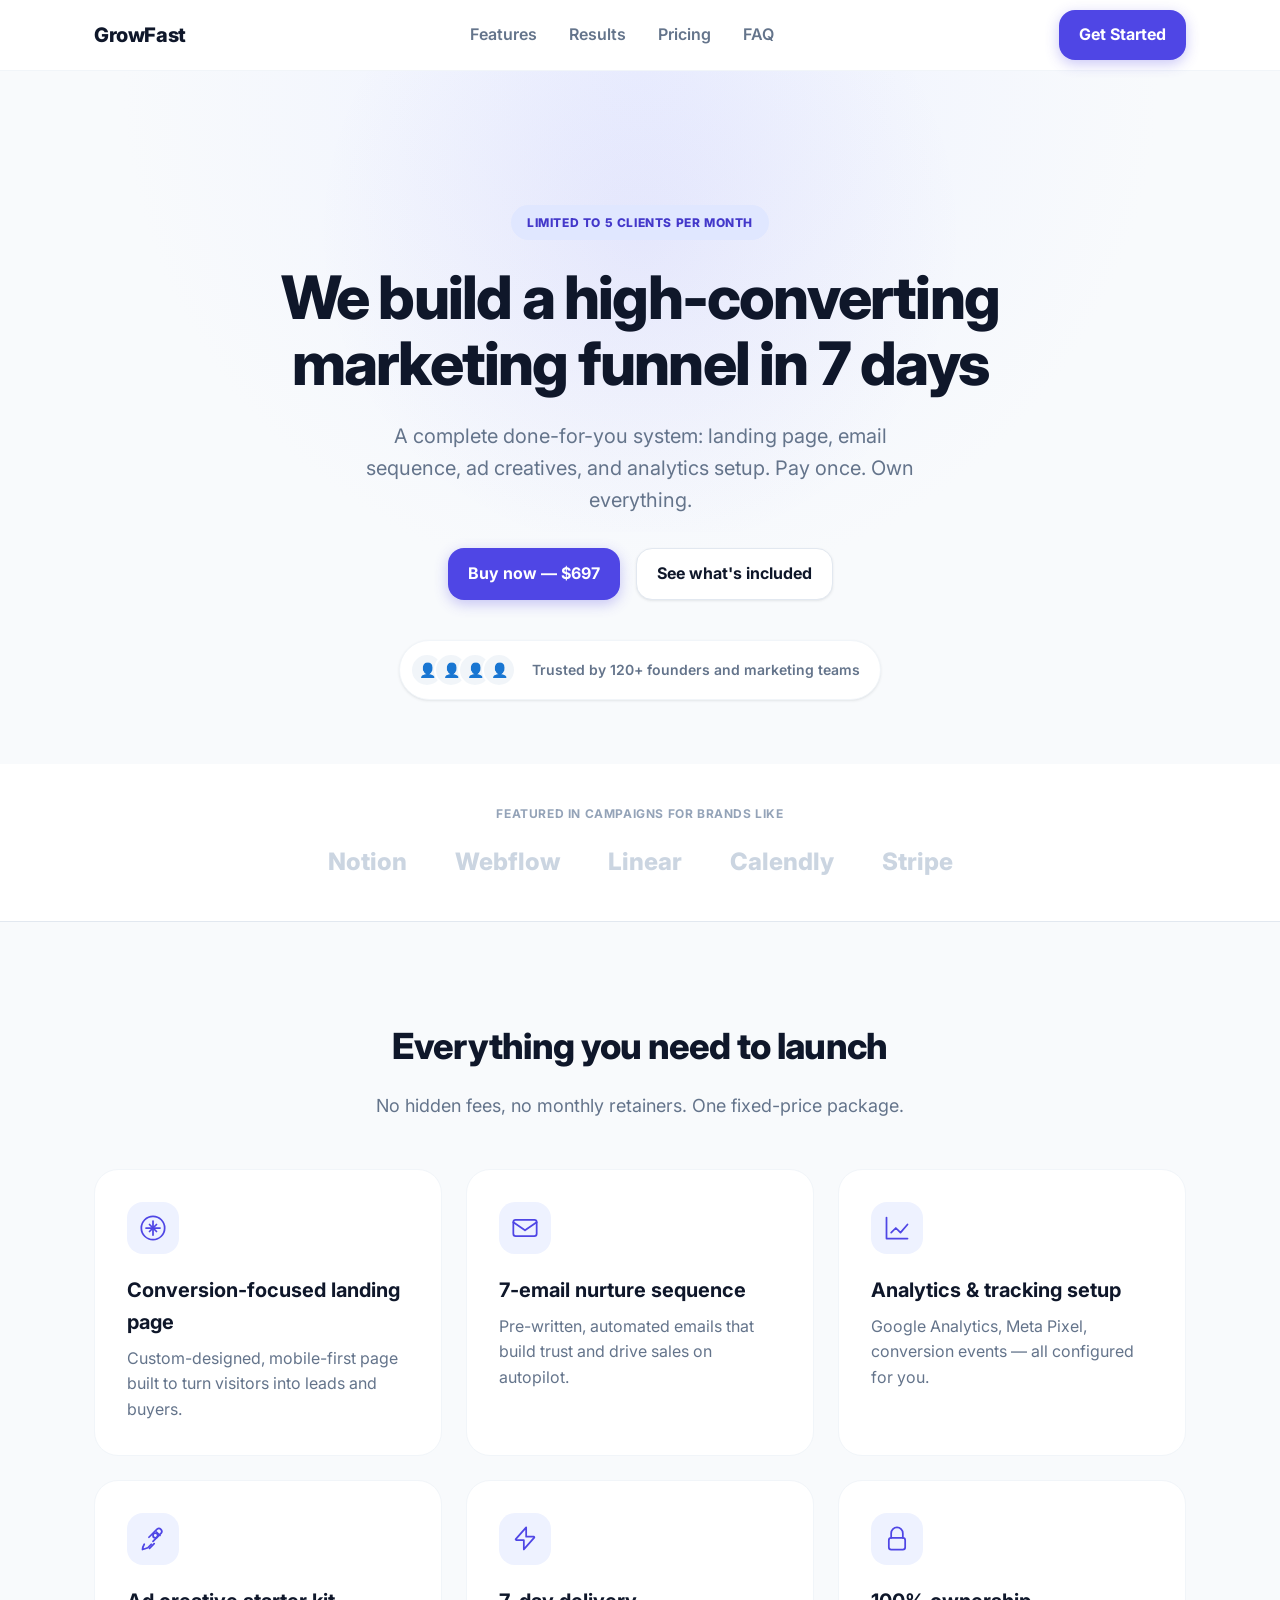
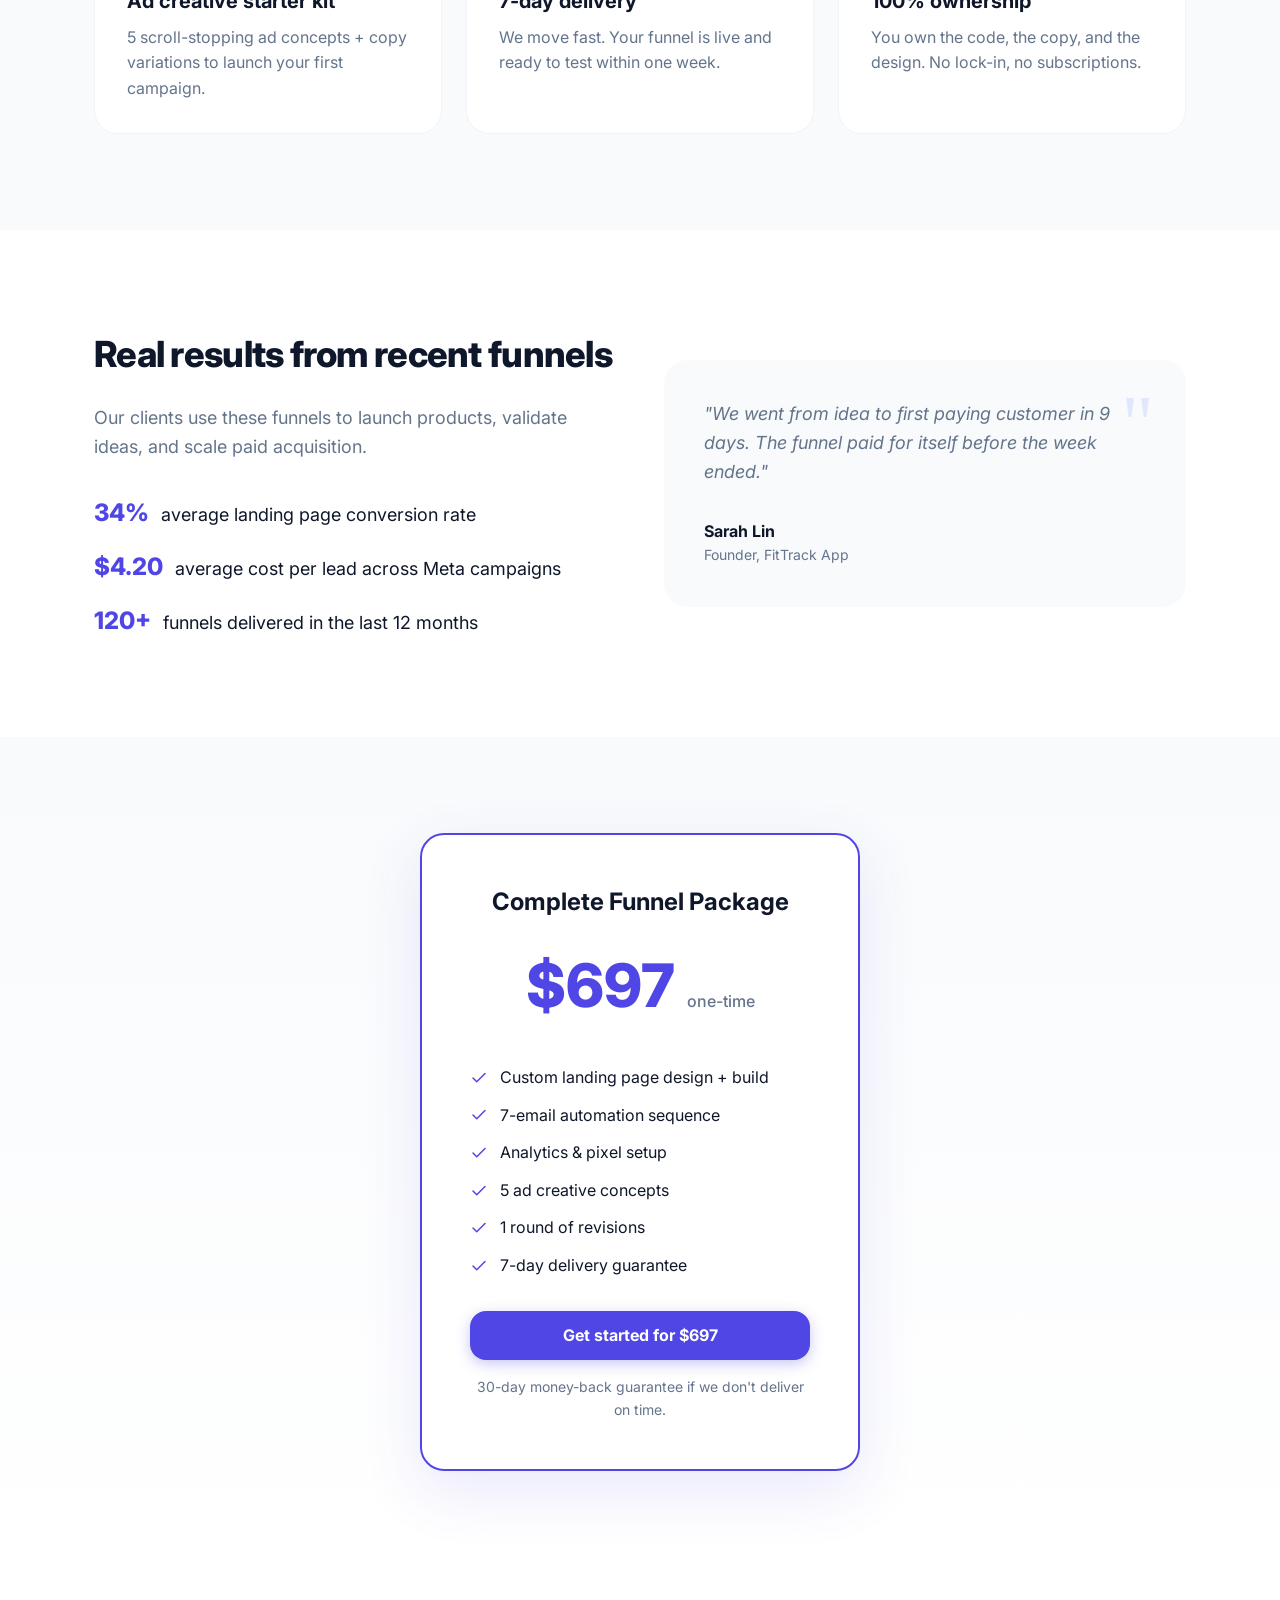
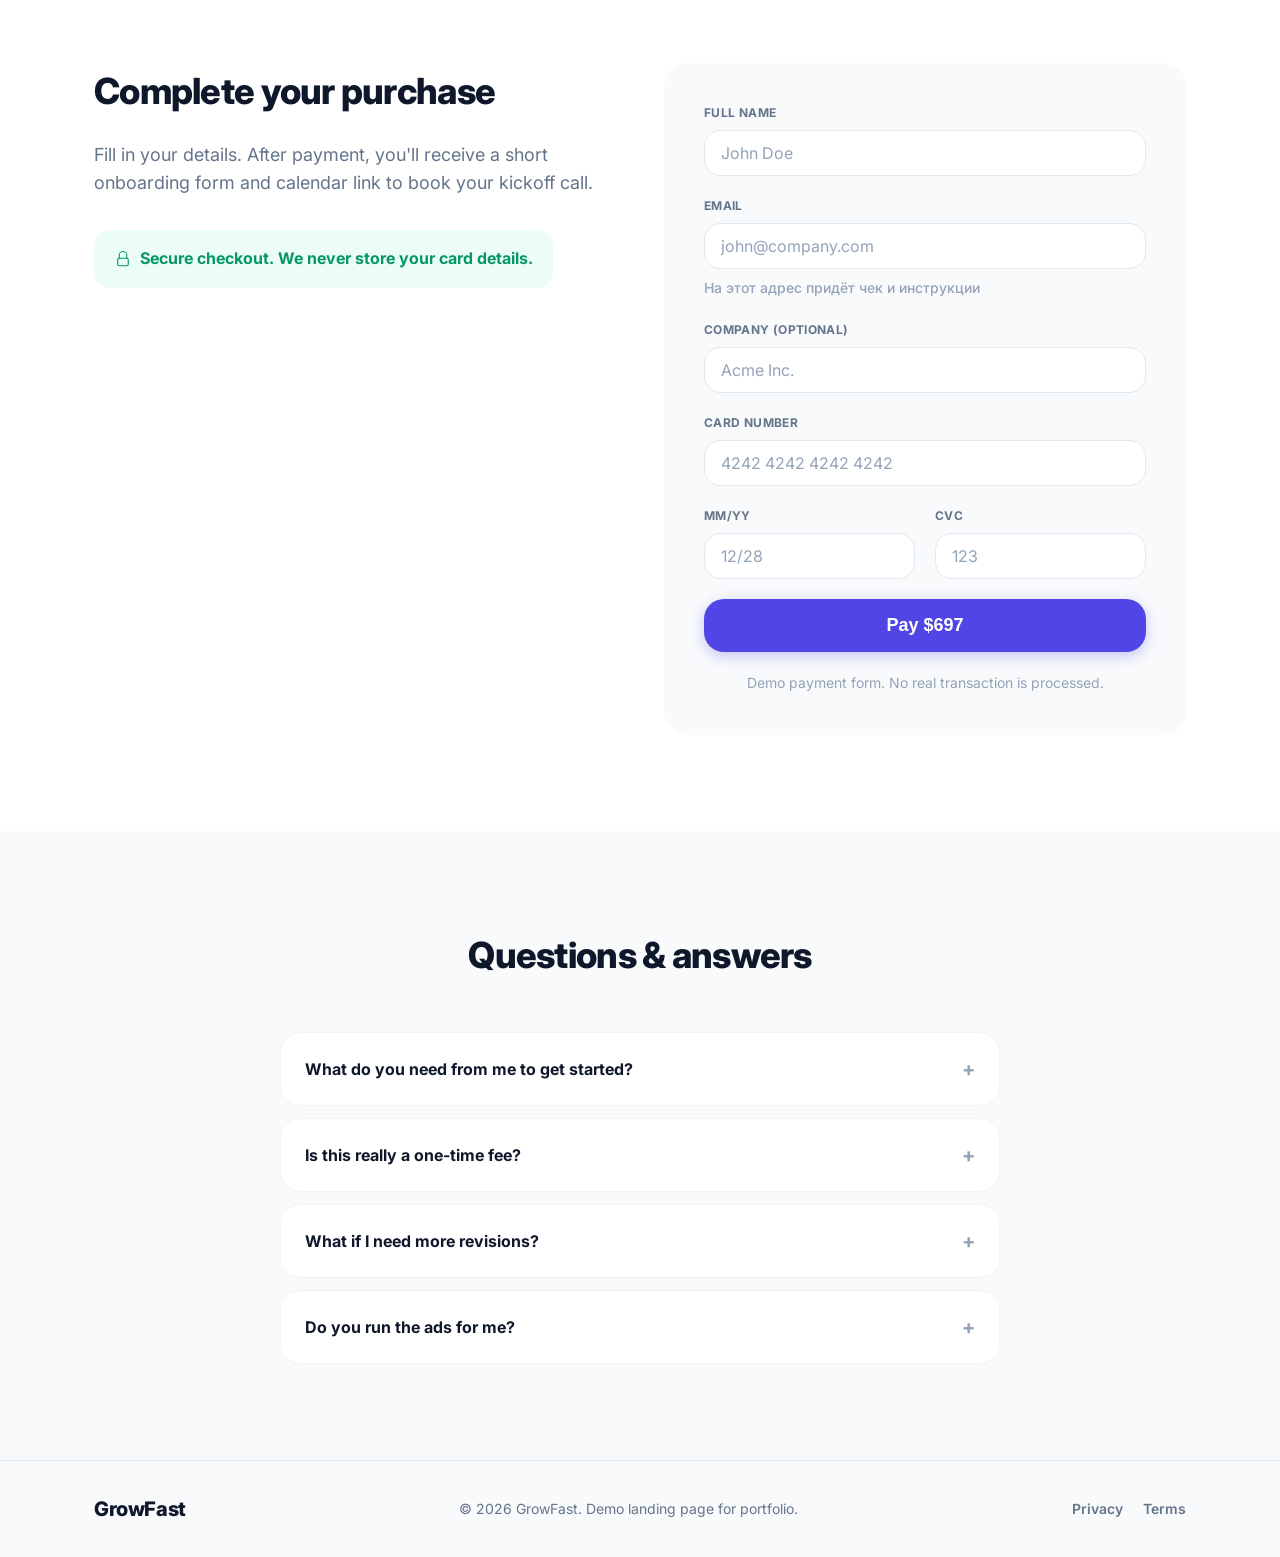
<file: index.html>
<!DOCTYPE html>
<html lang="en">
<head>
  <meta charset="UTF-8">
  <meta name="viewport" content="width=device-width, initial-scale=1.0">
  <title>GrowFast — Done-for-You Marketing Funnel | $697</title>
  <link rel="preconnect" href="https://fonts.googleapis.com">
  <link rel="preconnect" href="https://fonts.gstatic.com" crossorigin>
  <link href="https://fonts.googleapis.com/css2?family=Inter:wght@400;500;600;700;800&display=swap" rel="stylesheet">
  <link rel="stylesheet" href="styles.css">
</head>
<body>
  <svg xmlns="http://www.w3.org/2000/svg" style="display:none;">
    <symbol id="icon-palette" viewBox="0 0 24 24" fill="none" stroke="currentColor" stroke-width="1.5" stroke-linecap="round" stroke-linejoin="round"><circle cx="12" cy="12" r="10"/><path d="M12 6v12"/><path d="M6 12h12"/><path d="M9 9l6 6"/><path d="M15 9l-6 6"/></symbol>
    <symbol id="icon-mail" viewBox="0 0 24 24" fill="none" stroke="currentColor" stroke-width="1.5" stroke-linecap="round" stroke-linejoin="round"><rect x="2" y="5" width="20" height="14" rx="2"/><path d="M2 7l10 7 10-7"/></symbol>
    <symbol id="icon-chart" viewBox="0 0 24 24" fill="none" stroke="currentColor" stroke-width="1.5" stroke-linecap="round" stroke-linejoin="round"><path d="M3 3v18h18"/><path d="M7 16l4-4 4 4 6-7"/></symbol>
    <symbol id="icon-rocket" viewBox="0 0 24 24" fill="none" stroke="currentColor" stroke-width="1.5" stroke-linecap="round" stroke-linejoin="round"><path d="M4.5 16.5c-1.5 2.5-1.5 4.5-1.5 4.5s2-.5 4.5-1.5l3-3"/><path d="M12 14l7-7a2.5 2.5 0 0 0-3.5-3.5L8.5 10.5"/><path d="M15 6l3 3"/><path d="M13 16l-4 4"/><circle cx="14" cy="9" r="2"/></symbol>
    <symbol id="icon-bolt" viewBox="0 0 24 24" fill="none" stroke="currentColor" stroke-width="1.5" stroke-linecap="round" stroke-linejoin="round"><path d="M13 2L4.09 12.11a.5.5 0 0 0 .38.81H11v8l8.91-10.11a.5.5 0 0 0-.38-.81H13z"/></symbol>
    <symbol id="icon-lock" viewBox="0 0 24 24" fill="none" stroke="currentColor" stroke-width="1.5" stroke-linecap="round" stroke-linejoin="round"><rect x="5" y="11" width="14" height="10" rx="2"/><path d="M7 11V7a5 5 0 0 1 10 0v4"/></symbol>
    <symbol id="icon-check" viewBox="0 0 24 24" fill="none" stroke="currentColor" stroke-width="2" stroke-linecap="round" stroke-linejoin="round"><polyline points="20 6 9 17 4 12"/></symbol>
  </svg>
  <header class="header">
    <div class="container header-inner">
      <a href="#" class="logo">GrowFast</a>
      <nav class="nav">
        <a href="#features">Features</a>
        <a href="#results">Results</a>
        <a href="#pricing">Pricing</a>
        <a href="#faq">FAQ</a>
      </nav>
      <a href="#checkout" class="btn btn-primary">Get Started</a>
    </div>
  </header>

  <section class="hero">
    <div class="container hero-inner">
      <span class="badge reveal">Limited to 5 clients per month</span>
      <h1 class="reveal" style="transition-delay: 60px;">We build a high-converting marketing funnel in 7 days</h1>
      <p class="hero-sub">A complete done-for-you system: landing page, email sequence, ad creatives, and analytics setup. Pay once. Own everything.</p>
      <div class="hero-actions reveal" style="transition-delay: 120ms;">
        <a href="#checkout" class="btn btn-primary btn-lg">Buy now — $697</a>
        <a href="#features" class="btn btn-secondary btn-lg">See what's included</a>
      </div>
      <div class="hero-trust reveal" style="transition-delay: 180ms;">
        <div class="avatars">
          <span>👤</span><span>👤</span><span>👤</span><span>👤</span>
        </div>
        <p>Trusted by 120+ founders and marketing teams</p>
      </div>
    </div>
  </section>

  <section class="logos">
    <div class="container">
      <p>Featured in campaigns for brands like</p>
      <div class="logos-list">
        <span>Notion</span><span>Webflow</span><span>Linear</span><span>Calendly</span><span>Stripe</span>
      </div>
    </div>
  </section>

  <section class="features" id="features">
    <div class="container">
      <div class="section-header reveal">
        <h2>Everything you need to launch</h2>
        <p>No hidden fees, no monthly retainers. One fixed-price package.</p>
      </div>
      <div class="features-grid stagger-children">
        <div class="feature-card">
          <div class="feature-icon"><svg aria-hidden="true"><use href="#icon-palette"></use></svg></div>
          <h3>Conversion-focused landing page</h3>
          <p>Custom-designed, mobile-first page built to turn visitors into leads and buyers.</p>
        </div>
        <div class="feature-card">
          <div class="feature-icon"><svg aria-hidden="true"><use href="#icon-mail"></use></svg></div>
          <h3>7-email nurture sequence</h3>
          <p>Pre-written, automated emails that build trust and drive sales on autopilot.</p>
        </div>
        <div class="feature-card">
          <div class="feature-icon"><svg aria-hidden="true"><use href="#icon-chart"></use></svg></div>
          <h3>Analytics & tracking setup</h3>
          <p>Google Analytics, Meta Pixel, conversion events — all configured for you.</p>
        </div>
        <div class="feature-card">
          <div class="feature-icon"><svg aria-hidden="true"><use href="#icon-rocket"></use></svg></div>
          <h3>Ad creative starter kit</h3>
          <p>5 scroll-stopping ad concepts + copy variations to launch your first campaign.</p>
        </div>
        <div class="feature-card">
          <div class="feature-icon"><svg aria-hidden="true"><use href="#icon-bolt"></use></svg></div>
          <h3>7-day delivery</h3>
          <p>We move fast. Your funnel is live and ready to test within one week.</p>
        </div>
        <div class="feature-card">
          <div class="feature-icon"><svg aria-hidden="true"><use href="#icon-lock"></use></svg></div>
          <h3>100% ownership</h3>
          <p>You own the code, the copy, and the design. No lock-in, no subscriptions.</p>
        </div>
      </div>
    </div>
  </section>

  <section class="results" id="results">
    <div class="container results-grid">
      <div class="results-content reveal">
        <h2>Real results from recent funnels</h2>
        <p>Our clients use these funnels to launch products, validate ideas, and scale paid acquisition.</p>
        <ul>
          <li><strong>34%</strong> average landing page conversion rate</li>
          <li><strong>$4.20</strong> average cost per lead across Meta campaigns</li>
          <li><strong>120+</strong> funnels delivered in the last 12 months</li>
        </ul>
      </div>
      <div class="results-card reveal" style="transition-delay: 120ms;">
        <p class="quote">"We went from idea to first paying customer in 9 days. The funnel paid for itself before the week ended."</p>
        <div class="author">
          <strong>Sarah Lin</strong>
          <span>Founder, FitTrack App</span>
        </div>
      </div>
    </div>
  </section>

  <section class="pricing" id="pricing">
    <div class="container">
      <div class="pricing-card reveal">
        <h2>Complete Funnel Package</h2>
        <div class="price">$697 <span>one-time</span></div>
        <ul class="pricing-list">
          <li><svg class="icon-check" aria-hidden="true"><use href="#icon-check"></use></svg> Custom landing page design + build</li>
          <li><svg class="icon-check" aria-hidden="true"><use href="#icon-check"></use></svg> 7-email automation sequence</li>
          <li><svg class="icon-check" aria-hidden="true"><use href="#icon-check"></use></svg> Analytics & pixel setup</li>
          <li><svg class="icon-check" aria-hidden="true"><use href="#icon-check"></use></svg> 5 ad creative concepts</li>
          <li><svg class="icon-check" aria-hidden="true"><use href="#icon-check"></use></svg> 1 round of revisions</li>
          <li><svg class="icon-check" aria-hidden="true"><use href="#icon-check"></use></svg> 7-day delivery guarantee</li>
        </ul>
        <a href="#checkout" class="btn btn-primary btn-lg btn-full">Get started for $697</a>
        <p class="guarantee">30-day money-back guarantee if we don't deliver on time.</p>
      </div>
    </div>
  </section>

  <section class="checkout" id="checkout">
    <div class="container checkout-grid">
      <div class="checkout-info reveal">
        <h2>Complete your purchase</h2>
        <p>Fill in your details. After payment, you'll receive a short onboarding form and calendar link to book your kickoff call.</p>
        <div class="secure-note"><svg class="icon-lock-small" aria-hidden="true"><use href="#icon-lock"></use></svg> Secure checkout. We never store your card details.</div>
      </div>
      <form class="checkout-form reveal" id="checkoutForm" style="transition-delay: 120ms;">
        <div class="field">
          <label for="name">Full name</label>
          <input class="input" id="name" type="text" name="name" placeholder="John Doe" required>
        </div>
        <div class="field">
          <label for="email">Email</label>
          <input class="input" id="email" type="email" name="email" placeholder="john@company.com" required>
          <span class="field-hint">На этот адрес придёт чек и инструкции</span>
        </div>
        <div class="field">
          <label for="company">Company (optional)</label>
          <input class="input" id="company" type="text" name="company" placeholder="Acme Inc.">
        </div>
        <div class="card-row">
          <div class="field">
            <label for="card">Card number</label>
            <input class="input" id="card" type="text" name="card" placeholder="4242 4242 4242 4242" maxlength="19" required>
          </div>
          <div class="card-meta">
            <div class="field">
              <label for="expiry">MM/YY</label>
              <input class="input" id="expiry" type="text" name="expiry" placeholder="12/28" maxlength="5" required>
            </div>
            <div class="field">
              <label for="cvc">CVC</label>
              <input class="input" id="cvc" type="text" name="cvc" placeholder="123" maxlength="4" required>
            </div>
          </div>
        </div>
        <button type="submit" class="btn btn-primary btn-lg btn-full">Pay $697</button>
        <p class="form-note">Demo payment form. No real transaction is processed.</p>
      </form>
    </div>
  </section>

  <section class="faq" id="faq">
    <div class="container">
      <div class="section-header reveal">
        <h2>Questions & answers</h2>
      </div>
      <div class="faq-list stagger-children">
        <details>
          <summary>What do you need from me to get started?</summary>
          <p>Just your product/service details, target audience, and any brand assets. We handle the rest.</p>
        </details>
        <details>
          <summary>Is this really a one-time fee?</summary>
          <p>Yes. $697 once. No monthly charges, no hidden costs. You own the final files.</p>
        </details>
        <details>
          <summary>What if I need more revisions?</summary>
          <p>The package includes one round. Additional revisions are available at $150/hour.</p>
        </details>
        <details>
          <summary>Do you run the ads for me?</summary>
          <p>Ad setup and creatives are included, but media buying is not. We can refer trusted partners if needed.</p>
        </details>
      </div>
    </div>
  </section>

  <footer class="footer">
    <div class="container footer-inner">
      <a href="#" class="logo">GrowFast</a>
      <p>© 2026 GrowFast. Demo landing page for portfolio.</p>
      <div class="footer-links">
        <a href="#">Privacy</a>
        <a href="#">Terms</a>
      </div>
    </div>
  </footer>

  <div class="modal" id="successModal">
    <div class="modal-content">
      <h3>🎉 Order received!</h3>
      <p>Thank you for your purchase. Check your email for next steps. (Demo — no payment processed.)</p>
      <button class="btn btn-primary" id="closeModal">Got it</button>
    </div>
  </div>

  <script src="app.js"></script>
</body>
</html>
</file>
<file: styles.css>
@import url('https://fonts.googleapis.com/css2?family=Inter:wght@400;500;600;700;800&display=swap');

:root {
  /* Primitive colors */
  --dp-white: #ffffff;
  --dp-black: #0f172a;

  --dp-slate-50: #f8fafc;
  --dp-slate-100: #f1f5f9;
  --dp-slate-200: #e2e8f0;
  --dp-slate-300: #cbd5e1;
  --dp-slate-400: #94a3b8;
  --dp-slate-500: #64748b;
  --dp-slate-600: #475569;
  --dp-slate-700: #334155;
  --dp-slate-800: #1e293b;
  --dp-slate-900: #0f172a;

  --dp-indigo-50: #eef2ff;
  --dp-indigo-100: #e0e7ff;
  --dp-indigo-500: #6366f1;
  --dp-indigo-600: #4f46e5;
  --dp-indigo-700: #4338ca;
  --dp-indigo-800: #3730a3;
  --dp-indigo-900: #312e81;

  --dp-emerald-50: #ecfdf5;
  --dp-emerald-500: #10b981;
  --dp-emerald-600: #059669;

  --dp-amber-50: #fffbeb;
  --dp-amber-500: #f59e0b;

  --dp-rose-50: #fff1f2;
  --dp-rose-500: #f43f5e;
  --dp-rose-600: #e11d48;

  /* Theme */
  --grow-primary: #4f46e5;
  --grow-primary-hover: #4338ca;
  --grow-primary-active: #3730a3;
  --grow-primary-subtle: #eef2ff;

  /* Semantic */
  --color-text: var(--dp-slate-900);
  --color-text-secondary: var(--dp-slate-500);
  --color-text-muted: var(--dp-slate-400);
  --color-text-inverse: var(--dp-white);

  --color-bg: var(--dp-slate-50);
  --color-bg-elevated: var(--dp-white);
  --color-bg-soft: var(--dp-slate-100);

  --color-border: var(--dp-slate-200);
  --color-border-subtle: var(--dp-slate-100);

  /* Typography */
  --font-sans: 'Inter', -apple-system, BlinkMacSystemFont, 'Segoe UI', Roboto, sans-serif;

  --text-xs: 0.75rem;
  --text-sm: 0.875rem;
  --text-base: 1rem;
  --text-lg: 1.125rem;
  --text-xl: 1.25rem;
  --text-2xl: 1.5rem;
  --text-3xl: 1.875rem;
  --text-4xl: 2.25rem;
  --text-5xl: 3rem;
  --text-6xl: 3.75rem;

  --weight-normal: 400;
  --weight-medium: 500;
  --weight-semibold: 600;
  --weight-bold: 700;
  --weight-extrabold: 800;

  --leading-tight: 1.1;
  --leading-normal: 1.6;
  --leading-relaxed: 1.75;

  /* Spacing */
  --space-1: 0.25rem;
  --space-2: 0.5rem;
  --space-3: 0.75rem;
  --space-4: 1rem;
  --space-5: 1.25rem;
  --space-6: 1.5rem;
  --space-8: 2rem;
  --space-10: 2.5rem;
  --space-12: 3rem;
  --space-16: 4rem;
  --space-20: 5rem;
  --space-24: 6rem;

  /* Radius */
  --radius-sm: 0.375rem;
  --radius-md: 0.5rem;
  --radius-lg: 0.75rem;
  --radius-xl: 1rem;
  --radius-2xl: 1.25rem;
  --radius-3xl: 1.5rem;
  --radius-full: 9999px;

  /* Shadows */
  --shadow-xs: 0 1px 2px 0 rgba(15, 23, 42, 0.04);
  --shadow-sm: 0 1px 3px 0 rgba(15, 23, 42, 0.08), 0 1px 2px -1px rgba(15, 23, 42, 0.06);
  --shadow-md: 0 4px 6px -1px rgba(15, 23, 42, 0.08), 0 2px 4px -2px rgba(15, 23, 42, 0.05);
  --shadow-lg: 0 10px 15px -3px rgba(15, 23, 42, 0.08), 0 4px 6px -4px rgba(15, 23, 42, 0.05);
  --shadow-xl: 0 20px 25px -5px rgba(15, 23, 42, 0.08), 0 8px 10px -6px rgba(15, 23, 42, 0.05);
  --shadow-2xl: 0 25px 50px -12px rgba(15, 23, 42, 0.18);

  --transition-fast: 150ms cubic-bezier(0.4, 0, 0.2, 1);
  --transition-base: 250ms cubic-bezier(0.4, 0, 0.2, 1);

  --container-max: 1140px;
  --header-height: 70px;
}

* {
  box-sizing: border-box;
  margin: 0;
  padding: 0;
}

html {
  scroll-behavior: smooth;
}

body {
  font-family: var(--font-sans);
  background: var(--color-bg);
  color: var(--color-text);
  line-height: var(--leading-normal);
  -webkit-font-smoothing: antialiased;
}

.container {
  width: 100%;
  max-width: var(--container-max);
  margin: 0 auto;
  padding: 0 var(--space-6);
}

/* Buttons */
.btn,
a.btn {
  display: inline-flex;
  align-items: center;
  justify-content: center;
  gap: var(--space-2);
  padding: var(--space-3) var(--space-5);
  border-radius: var(--radius-xl);
  font-weight: var(--weight-bold);
  font-size: var(--text-base);
  text-decoration: none;
  border: none;
  cursor: pointer;
  transition: transform var(--transition-fast), box-shadow var(--transition-fast), background var(--transition-fast);
}

.btn:hover {
  transform: translateY(-2px);
}

.btn-primary,
a.btn-primary,
.btn-primary:visited,
a.btn-primary:visited {
  background: var(--grow-primary);
  color: var(--color-text-inverse);
  box-shadow: 0 4px 14px rgba(79, 70, 229, 0.3);
}

.btn-primary:hover,
a.btn-primary:hover {
  background: var(--grow-primary-hover);
  color: var(--color-text-inverse);
  box-shadow: 0 6px 20px rgba(79, 70, 229, 0.4);
}

.btn-primary:active {
  background: var(--grow-primary-active);
}

.btn-secondary,
a.btn-secondary,
.btn-secondary:visited,
a.btn-secondary:visited {
  background: var(--dp-white);
  color: var(--color-text);
  border: 1px solid var(--color-border);
  box-shadow: var(--shadow-sm);
}

.btn-secondary:hover,
a.btn-secondary:hover {
  background: var(--color-bg);
  box-shadow: var(--shadow-md);
}

.btn-lg {
  padding: var(--space-4) var(--space-8);
  font-size: var(--text-lg);
  border-radius: var(--radius-2xl);
}

.btn-full {
  width: 100%;
}

/* Header */
.header {
  position: sticky;
  top: 0;
  z-index: 100;
  background: rgba(255, 255, 255, 0.92);
  backdrop-filter: blur(12px);
  border-bottom: 1px solid var(--color-border-subtle);
}

.header-inner {
  display: flex;
  align-items: center;
  justify-content: space-between;
  height: var(--header-height);
}

.logo {
  font-weight: var(--weight-extrabold);
  font-size: var(--text-xl);
  color: var(--color-text);
  text-decoration: none;
  letter-spacing: -0.02em;
}

.nav {
  display: flex;
  gap: var(--space-8);
}

.mobile-menu-btn {
  display: none;
  background: none;
  border: none;
  font-size: var(--text-2xl);
  cursor: pointer;
  color: var(--color-text);
  padding: var(--space-2);
}

.nav a {
  color: var(--color-text-secondary);
  text-decoration: none;
  font-weight: var(--weight-semibold);
  font-size: var(--text-base);
  transition: color var(--transition-fast);
}

.nav a:hover {
  color: var(--color-text);
}

/* Hero */
.hero {
  position: relative;
  padding: calc(var(--header-height) + var(--space-16)) 0 var(--space-16);
  text-align: center;
  background: radial-gradient(circle at 50% 0%, var(--grow-primary-subtle) 0%, var(--color-bg) 55%);
  overflow: hidden;
}

section[id] {
  scroll-margin-top: calc(var(--header-height) + var(--space-6));
}

.hero::before {
  content: '';
  position: absolute;
  top: -20%;
  left: 50%;
  transform: translateX(-50%);
  width: 900px;
  height: 600px;
  background: radial-gradient(circle, rgba(79, 70, 229, 0.08) 0%, transparent 60%);
  pointer-events: none;
}

.hero-inner {
  position: relative;
  z-index: 1;
}

.badge {
  display: inline-flex;
  align-items: center;
  gap: var(--space-2);
  padding: var(--space-2) var(--space-4);
  background: var(--dp-indigo-100);
  color: var(--dp-indigo-700);
  border-radius: var(--radius-full);
  font-size: var(--text-xs);
  font-weight: var(--weight-extrabold);
  text-transform: uppercase;
  letter-spacing: 0.05em;
  margin-bottom: var(--space-6);
}

.hero h1 {
  font-size: var(--text-6xl);
  font-weight: var(--weight-extrabold);
  line-height: var(--leading-tight);
  letter-spacing: -0.03em;
  max-width: 820px;
  margin: 0 auto var(--space-6);
}

.hero-sub {
  color: var(--color-text-secondary);
  font-size: var(--text-xl);
  max-width: 560px;
  margin: 0 auto var(--space-8);
}

.hero-actions {
  display: flex;
  justify-content: center;
  gap: var(--space-4);
  margin-bottom: var(--space-10);
  flex-wrap: wrap;
}

.hero-trust {
  display: inline-flex;
  align-items: center;
  gap: var(--space-4);
  background: var(--dp-white);
  border: 1px solid var(--color-border-subtle);
  border-radius: var(--radius-full);
  padding: var(--space-3) var(--space-5);
  box-shadow: var(--shadow-sm);
}

.avatars {
  display: flex;
}

.avatars span {
  display: inline-flex;
  width: 34px;
  height: 34px;
  background: var(--color-bg-soft);
  border-radius: var(--radius-full);
  align-items: center;
  justify-content: center;
  margin-left: -10px;
  border: 2px solid var(--dp-white);
  font-size: var(--text-sm);
}

.hero-trust p {
  color: var(--color-text-secondary);
  font-size: var(--text-sm);
  font-weight: var(--weight-semibold);
}

/* Logos */
.logos {
  padding: var(--space-10) 0;
  border-bottom: 1px solid var(--color-border);
  text-align: center;
  background: var(--dp-white);
}

.logos p {
  color: var(--color-text-muted);
  font-size: var(--text-xs);
  font-weight: var(--weight-bold);
  text-transform: uppercase;
  letter-spacing: 0.05em;
  margin-bottom: var(--space-5);
}

.logos-list {
  display: flex;
  justify-content: center;
  gap: var(--space-12);
  flex-wrap: wrap;
  font-weight: var(--weight-extrabold);
  font-size: var(--text-2xl);
  color: var(--dp-slate-300);
}

/* Sections */
section {
  padding: var(--space-24) 0;
}

.section-header {
  text-align: center;
  max-width: 560px;
  margin: 0 auto var(--space-12);
}

.section-header h2 {
  font-size: var(--text-4xl);
  font-weight: var(--weight-extrabold);
  letter-spacing: -0.02em;
  margin-bottom: var(--space-4);
}

.section-header p {
  color: var(--color-text-secondary);
  font-size: var(--text-lg);
}

/* Features */
.features-grid {
  display: grid;
  grid-template-columns: repeat(auto-fit, minmax(300px, 1fr));
  gap: var(--space-6);
}

.feature-card {
  background: var(--color-bg-elevated);
  border: 1px solid var(--color-border-subtle);
  border-radius: var(--radius-3xl);
  padding: var(--space-8);
  transition: transform var(--transition-base), box-shadow var(--transition-base);
  display: flex;
  flex-direction: column;
}

.feature-card:hover {
  transform: translateY(-4px);
  box-shadow: var(--shadow-xl);
}

.feature-icon {
  width: 52px;
  height: 52px;
  background: var(--grow-primary-subtle);
  border-radius: var(--radius-xl);
  display: grid;
  place-items: center;
  color: var(--grow-primary);
  margin-bottom: var(--space-5);
  transition: transform var(--transition-fast);
  flex-shrink: 0;
}

.feature-icon svg {
  width: 28px;
  height: 28px;
}

.feature-card:hover .feature-icon {
  transform: scale(1.1);
}

.icon-check {
  width: 18px;
  height: 18px;
  color: var(--grow-primary);
  flex-shrink: 0;
}

.icon-lock-small {
  width: 18px;
  height: 18px;
  flex-shrink: 0;
}

.feature-card h3 {
  font-size: var(--text-xl);
  font-weight: var(--weight-bold);
  margin-bottom: var(--space-2);
}

.feature-card p {
  color: var(--color-text-secondary);
  font-size: var(--text-base);
}

/* Results */
.results {
  background: var(--dp-white);
}

.results-grid {
  display: grid;
  grid-template-columns: 1fr 1fr;
  gap: var(--space-12);
  align-items: center;
}

.results h2 {
  font-size: var(--text-4xl);
  font-weight: var(--weight-extrabold);
  letter-spacing: -0.02em;
  margin-bottom: var(--space-5);
}

.results p {
  color: var(--color-text-secondary);
  font-size: var(--text-lg);
  margin-bottom: var(--space-8);
}

.results ul {
  list-style: none;
  display: flex;
  flex-direction: column;
  gap: var(--space-4);
}

.results li {
  font-size: var(--text-lg);
  display: flex;
  align-items: baseline;
  gap: var(--space-3);
}

.results li strong {
  color: var(--grow-primary);
  font-size: var(--text-2xl);
  font-weight: var(--weight-extrabold);
}

.results-card {
  background: var(--color-bg);
  border-radius: var(--radius-3xl);
  padding: var(--space-10);
  position: relative;
}

.results-card::before {
  content: '"';
  position: absolute;
  top: var(--space-6);
  right: var(--space-8);
  font-family: Georgia, serif;
  font-size: 5rem;
  color: var(--dp-indigo-100);
  line-height: 1;
}

.quote {
  font-size: var(--text-xl);
  font-style: italic;
  margin-bottom: var(--space-6);
  position: relative;
  z-index: 1;
}

.author {
  display: flex;
  flex-direction: column;
}

.author span {
  color: var(--color-text-secondary);
  font-size: var(--text-sm);
}

/* Pricing */
.pricing {
  text-align: center;
  background: linear-gradient(180deg, var(--color-bg) 0%, var(--dp-white) 100%);
}

.pricing-card {
  background: var(--color-bg-elevated);
  border: 2px solid var(--grow-primary);
  border-radius: var(--radius-3xl);
  padding: var(--space-12);
  max-width: 440px;
  margin: 0 auto;
  box-shadow: 0 20px 60px rgba(79, 70, 229, 0.12);
}

.pricing-card h2 {
  font-size: var(--text-2xl);
  font-weight: var(--weight-bold);
  margin-bottom: var(--space-4);
}

.price {
  font-size: var(--text-6xl);
  font-weight: var(--weight-extrabold);
  color: var(--grow-primary);
  margin-bottom: var(--space-8);
}

.price span {
  font-size: var(--text-base);
  color: var(--color-text-secondary);
  font-weight: var(--weight-medium);
}

.pricing-list {
  list-style: none;
  text-align: left;
  margin-bottom: var(--space-8);
  display: flex;
  flex-direction: column;
  gap: var(--space-3);
}

.pricing-list li {
  font-size: var(--text-base);
  display: flex;
  align-items: center;
  gap: var(--space-3);
}

.guarantee {
  margin-top: var(--space-4);
  font-size: var(--text-sm);
  color: var(--color-text-secondary);
}

/* Checkout */
.checkout {
  background: var(--dp-white);
}

.checkout-grid {
  display: grid;
  grid-template-columns: 1fr 1fr;
  gap: var(--space-12);
  align-items: start;
}

.checkout-info h2 {
  font-size: var(--text-4xl);
  font-weight: var(--weight-extrabold);
  letter-spacing: -0.02em;
  margin-bottom: var(--space-5);
}

.checkout-info p {
  color: var(--color-text-secondary);
  font-size: var(--text-lg);
  margin-bottom: var(--space-8);
}

.secure-note {
  background: var(--dp-emerald-50);
  color: var(--dp-emerald-600);
  padding: var(--space-4) var(--space-5);
  border-radius: var(--radius-xl);
  font-size: var(--text-base);
  font-weight: var(--weight-bold);
  display: inline-flex;
  align-items: center;
  gap: var(--space-2);
}

.checkout-form {
  background: var(--color-bg);
  border-radius: var(--radius-3xl);
  padding: var(--space-10);
  display: flex;
  flex-direction: column;
  gap: var(--space-5);
}

.field {
  display: flex;
  flex-direction: column;
  gap: var(--space-2);
}

.field label {
  font-size: var(--text-xs);
  font-weight: var(--weight-bold);
  color: var(--color-text-secondary);
  text-transform: uppercase;
  letter-spacing: 0.03em;
}

.field-hint {
  font-size: var(--text-sm);
  color: var(--color-text-muted);
  font-weight: var(--weight-medium);
}

.input,
.select {
  width: 100%;
  padding: var(--space-3) var(--space-4);
  border: 1px solid var(--color-border);
  border-radius: var(--radius-xl);
  font-size: var(--text-base);
  font-family: inherit;
  background: var(--dp-white);
  color: var(--color-text);
  outline: none;
  transition: border-color var(--transition-fast), box-shadow var(--transition-fast);
}

.input:focus,
.select:focus {
  border-color: var(--grow-primary);
  box-shadow: 0 0 0 4px rgba(79, 70, 229, 0.1);
}

.input:focus-visible,
.select:focus-visible,
.btn:focus-visible,
a.btn-primary:focus-visible,
a.btn-secondary:focus-visible {
  outline: 3px solid var(--grow-primary);
  outline-offset: 2px;
}

.input::placeholder {
  color: var(--color-text-muted);
}

.card-row {
  display: flex;
  flex-direction: column;
  gap: var(--space-5);
}

.card-meta {
  display: grid;
  grid-template-columns: 1fr 1fr;
  gap: var(--space-5);
}

.form-note {
  text-align: center;
  font-size: var(--text-sm);
  color: var(--color-text-muted);
}

/* FAQ */
.faq-list {
  max-width: 720px;
  margin: 0 auto;
  display: flex;
  flex-direction: column;
  gap: var(--space-3);
}

.faq-list details {
  background: var(--color-bg-elevated);
  border: 1px solid var(--color-border-subtle);
  border-radius: var(--radius-2xl);
  padding: var(--space-5) var(--space-6);
  transition: box-shadow var(--transition-fast);
}

.faq-list details:hover {
  box-shadow: var(--shadow-sm);
}

.faq-list summary {
  font-weight: var(--weight-bold);
  cursor: pointer;
  list-style: none;
  display: flex;
  justify-content: space-between;
  align-items: center;
}

.faq-list summary::after {
  content: '+';
  font-size: var(--text-xl);
  color: var(--color-text-muted);
}

.faq-list details[open] summary::after {
  content: '−';
}

.faq-list details p {
  color: var(--color-text-secondary);
  margin-top: var(--space-3);
  padding-right: var(--space-8);
}

/* Footer */
.footer {
  border-top: 1px solid var(--color-border);
  padding: var(--space-8) 0;
  background: var(--color-bg);
}

.footer-inner {
  display: flex;
  align-items: center;
  justify-content: space-between;
  flex-wrap: wrap;
  gap: var(--space-4);
}

.footer p {
  color: var(--color-text-secondary);
  font-size: var(--text-sm);
}

.footer-links {
  display: flex;
  gap: var(--space-5);
}

.footer-links a {
  color: var(--color-text-secondary);
  text-decoration: none;
  font-size: var(--text-sm);
  font-weight: var(--weight-semibold);
}

.footer-links a:hover {
  color: var(--color-text);
}

/* Modal */
.modal {
  position: fixed;
  inset: 0;
  background: rgba(15, 23, 42, 0.5);
  display: none;
  align-items: center;
  justify-content: center;
  z-index: 200;
  padding: var(--space-6);
}

.modal.active {
  display: flex;
}

.modal-content {
  background: var(--color-bg-elevated);
  border-radius: var(--radius-3xl);
  padding: var(--space-10);
  max-width: 420px;
  width: 100%;
  text-align: center;
  box-shadow: var(--shadow-2xl);
  animation: modal-in 0.3s ease-out;
}

@keyframes modal-in {
  from {
    opacity: 0;
    transform: translateY(20px) scale(0.96);
  }
  to {
    opacity: 1;
    transform: translateY(0) scale(1);
  }
}

/* Scroll reveal animations — content visible by default, animated only when JS is ready */
.js-enabled .reveal {
  opacity: 0;
  transform: translateY(24px);
  transition: opacity 0.5s cubic-bezier(0.22, 1, 0.36, 1),
              transform 0.5s cubic-bezier(0.22, 1, 0.36, 1);
}

.js-enabled .reveal.visible {
  opacity: 1;
  transform: translateY(0);
}

.js-enabled .stagger-children > * {
  opacity: 0;
  transform: translateY(20px);
  transition: opacity 0.45s cubic-bezier(0.22, 1, 0.36, 1),
              transform 0.45s cubic-bezier(0.22, 1, 0.36, 1);
}

.js-enabled .stagger-children.visible > *:nth-child(1) { transition-delay: 0ms; }
.js-enabled .stagger-children.visible > *:nth-child(2) { transition-delay: 60ms; }
.js-enabled .stagger-children.visible > *:nth-child(3) { transition-delay: 120ms; }
.js-enabled .stagger-children.visible > *:nth-child(4) { transition-delay: 180ms; }
.js-enabled .stagger-children.visible > *:nth-child(5) { transition-delay: 240ms; }
.js-enabled .stagger-children.visible > *:nth-child(6) { transition-delay: 300ms; }

.js-enabled .stagger-children.visible > * {
  opacity: 1;
  transform: translateY(0);
}

/* Button press feedback */
.btn:active,
a.btn:active,
.btn-primary:active,
a.btn-primary:active,
.btn-secondary:active,
a.btn-secondary:active {
  transform: scale(0.97);
}

/* Reduced motion */
@media (prefers-reduced-motion: reduce) {
  *,
  *::before,
  *::after {
    animation-duration: 0.01ms !important;
    animation-iteration-count: 1 !important;
    transition-duration: 0.01ms !important;
  }

  .reveal,
  .stagger-children > * {
    opacity: 1;
    transform: none;
  }
}

.modal-content h3 {
  font-size: var(--text-2xl);
  font-weight: var(--weight-bold);
  margin-bottom: var(--space-3);
}

.modal-content p {
  color: var(--color-text-secondary);
  margin-bottom: var(--space-6);
}

/* Mobile */
@media (max-width: 800px) {
  .nav {
    display: none;
  }

  .hero h1 {
    font-size: var(--text-4xl);
  }

  .results-grid,
  .checkout-grid {
    grid-template-columns: 1fr;
  }

  .pricing-card {
    padding: var(--space-8) var(--space-6);
  }

  .footer-inner {
    flex-direction: column;
    text-align: center;
  }

  .nav {
    display: none;
    position: absolute;
    top: var(--header-height);
    left: 0;
    right: 0;
    background: var(--dp-white);
    flex-direction: column;
    padding: var(--space-5) var(--space-6);
    border-bottom: 1px solid var(--color-border-subtle);
    gap: var(--space-4);
    box-shadow: var(--shadow-md);
  }

  .nav.open {
    display: flex;
  }

  .mobile-menu-btn {
    display: block;
  }

  .header-inner {
    flex-wrap: nowrap;
  }

  .header-inner > a:last-of-type {
    display: none;
  }
}
</file>
